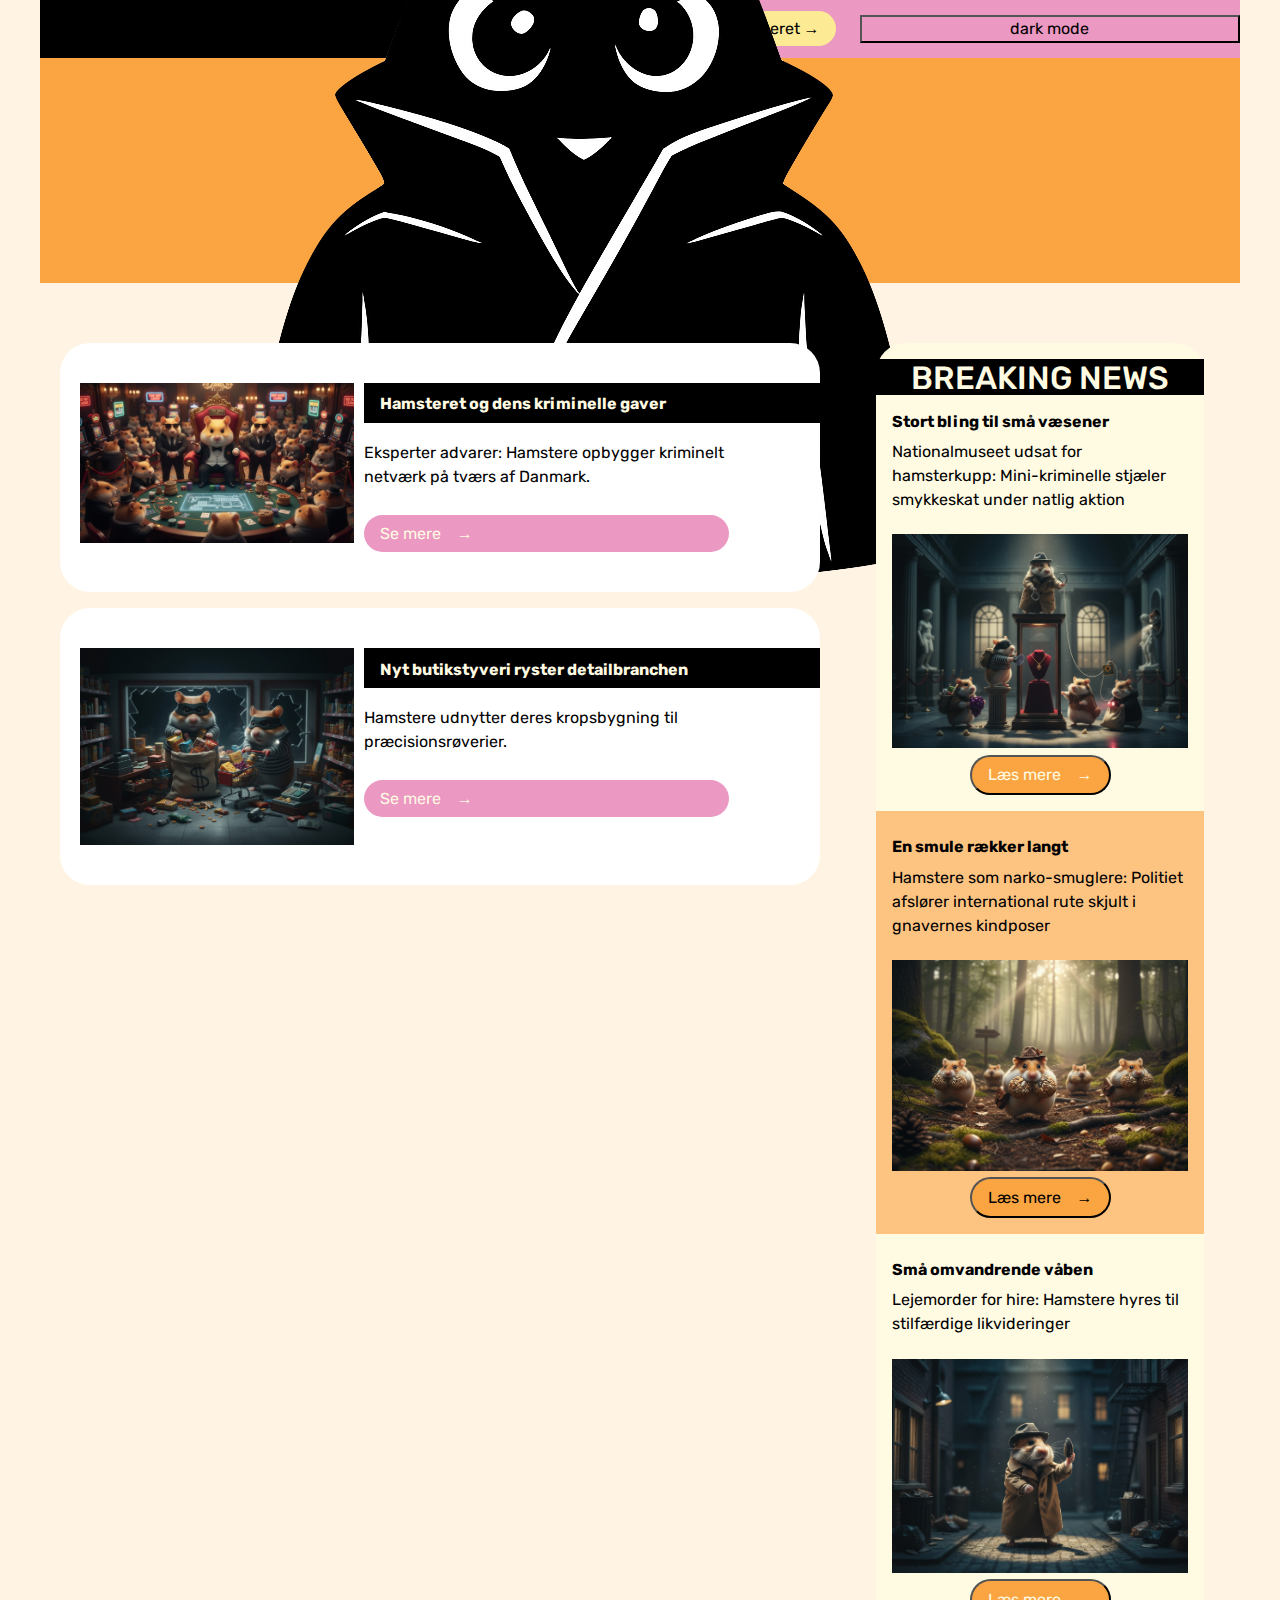
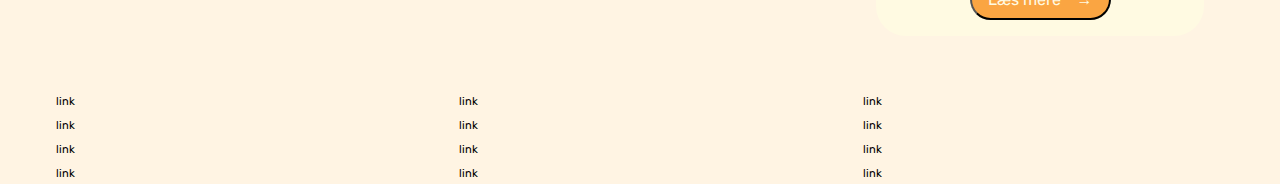
<file: index.html>
<!DOCTYPE html>
<html lang="en">
  <head>
    <meta charset="UTF-8" />
    <meta http-equiv="X-UA-Compatible" content="IE=edge" />
    <meta name="viewport" content="width=device-width, initial-scale=1.0" />
    <link rel="stylesheet" href="css/reset.css" />
    <link rel="stylesheet" href="css/custom.css" />
    <link rel="stylesheet" href="css/fonts.css" />
    <link rel="stylesheet" href="css/general.css" />
    <link rel="stylesheet" href="css/layout.css" />
    <link rel="stylesheet" href="css/burger.css" />
    <link rel="stylesheet" href="css/cards.css" />
    <link rel="stylesheet" href="css/forms.css" />
    <link rel="stylesheet" href="css/infographic.css" />
    <link rel="icon" type="image/png" href="img/fav.png" />
    <title>Emergency Site</title>
  </head>
  <body id="frontpage">
    <header>
      <nav>
        <div id="logotype-wrapper" class="logo">
          <a href="index.html">
            <svg
              width="427"
              height="332"
              viewBox="0 0 427 332"
              fill="none"
              xmlns="http://www.w3.org/2000/svg"
            >
              <path
                d="M318.471 243.122C323.299 248.036 325.23 253.301 321.495 258.399C318.071 261.585 314.347 261.904 305.622 261.904C296.898 261.904 288.127 256.976 282.232 254.802C276.455 252.461 273.566 249.534 273.566 246.023C273.566 242.009 278.813 216.425 289.306 169.269C299.799 121.945 305.812 94.6885 307.345 87.498C307.935 85.3242 312.651 83.5683 321.493 82.2306C330.454 80.7256 340.004 79.9731 350.143 79.9731C360.401 79.9731 366.06 82.4814 367.121 87.498C389.404 192.512 400.546 245.855 400.546 247.528C400.546 249.2 399.838 250.872 398.424 252.544C395.122 256.223 388.579 258.063 378.793 258.063C357.925 258.063 328.653 253.301 342.036 244.061L347.015 241.512L354.173 238.645L362.888 236.096L378.793 231.224H304.162L318.471 243.122ZM362.191 208.551L341.806 128.881H333.491L314.716 208.551H362.191Z"
                fill="black"
              />
              <path
                d="M201.351 290.962C201.351 294.276 197.791 296.952 190.67 298.991C183.667 301.03 176.546 302.05 169.309 302.05C162.189 302.05 157.578 301.158 155.477 299.373C153.492 297.589 152.5 294.785 152.5 290.962V55.8219C152.5 49.4495 155.885 43.7144 162.655 38.6165C169.426 33.2637 176.78 30.5873 184.717 30.5873C195.807 30.5873 201.351 36.3225 201.351 47.7927L184.717 166.929H233.744L216.935 55.8219C216.935 49.4495 220.32 43.7144 227.09 38.6165C233.977 33.2637 241.389 30.5873 249.327 30.5873C260.299 30.5873 265.786 36.3225 265.786 47.7927V290.962C265.786 294.276 262.225 296.952 255.105 298.991C247.984 301.03 240.864 302.05 233.744 302.05C226.623 302.05 222.012 301.158 219.911 299.373C217.927 297.589 216.935 294.785 216.935 290.962L227.09 189.131H190.67L201.351 290.962Z"
                fill="black"
              />
              <ellipse
                cx="50.1071"
                cy="87.3013"
                rx="17.1173"
                ry="19.7543"
                fill="black"
              />
              <ellipse
                cx="17.1173"
                cy="19.7543"
                rx="17.1173"
                ry="19.7543"
                transform="matrix(-1 0 0 1 136.316 57.9885)"
                fill="black"
              />
              <ellipse
                cx="51.6633"
                cy="87.9386"
                rx="11.8265"
                ry="12.1075"
                fill="white"
              />
              <ellipse
                cx="11.8265"
                cy="12.1075"
                rx="11.8265"
                ry="12.1075"
                transform="matrix(-1 0 0 1 131.337 65.6353)"
                fill="white"
              />
              <path
                d="M127.631 258.429C122.173 259.971 116.578 260.999 110.846 261.513C105.251 262.199 99.7241 262.541 94.2655 262.541C88.9434 262.541 84.7812 262.37 81.7789 262.027C78.9132 261.685 75.0921 260.828 70.3159 259.457C65.5396 258.087 61.1727 256.202 57.2152 253.804C53.2577 251.405 49.0273 247.893 44.5239 243.267C40.157 238.641 36.4724 233.158 33.4702 226.819C26.5105 212.085 23.0306 193.068 23.0306 169.767C23.0306 154.176 24.9411 140.384 28.7622 128.391C32.7197 116.398 37.4277 107.147 42.8863 100.636C48.4814 94.1256 54.827 88.9001 61.9232 84.9596C73.3863 78.4491 84.9176 75.1939 96.5172 75.1939C113.166 75.1939 125.107 76.9071 132.339 80.3337C135.614 81.8757 138.549 84.2743 141.141 87.5295C143.734 90.7847 145.031 95.4962 145.031 101.664C145.031 107.832 143.802 115.627 141.346 125.05C139.026 134.473 135.615 139.185 131.111 139.185C129.747 139.185 126.529 135.135 116.259 123.198C109.101 116.711 107.234 114.376 89.805 111.003C72.3764 108.927 72.3764 108.927 57.2152 117.749C45.0774 128.129 41.0816 142.513 41.0816 154.848C41.0816 167.184 40.6315 178.728 45.6111 194.038C52.7007 215.834 51.0302 224.97 82.958 222.581C107.234 220.764 106.479 206.86 115.349 203.433C124.356 199.835 129.697 201.563 131.198 201.563C136.177 204.676 135.866 203.433 140.937 212.685C143.393 222.45 144.621 230.332 144.621 236.328C144.621 242.325 143.12 247.122 140.118 250.72C137.252 254.146 133.09 256.716 127.631 258.429Z"
                fill="black"
              />
              <path
                d="M321.495 258.399L315.27 253.939M316.515 260.948L310.291 256.488M323.051 255.213L317.138 251.071"
                stroke="white"
              />
              <path
                d="M340.791 251.708L347.015 251.708M340.791 245.017L348.26 245.017M338.612 248.522L345.148 248.522"
                stroke="white"
              />
            </svg>
          </a>
        </div>
        <ul class="menu">
          <li><a class="menuItem" href="instruction.html">Hamster</a></li>
          <li><a class="menuItem" href="register.html">Indberet</a></li>
        </ul>
        <button class="menuItem" id="toggle">dark mode</button>
        <button class="burger">
          <span class="line"></span>
          <span class="line"></span>
          <span class="line"></span>
        </button>
      </nav>
    </header>
    <section id="main-disclamer">
      <div id="main-disclamer-content">
        <img src="img/hamsterlogo.png" alt="ICON" />
        <div>
          <h1>Criminal Hamster Attack</h1>
          <p class="sub">Det mest kriminelle dyr i verden</p>
        </div>
      </div>
    </section>
    <main>
      <section id="daily">
        <article class="daily_card">
          <img
            src="img/Skærmbillede 2025-11-18 kl. 12.34.57.png"
            alt="En gruppe hamstere der har møde på et kasino"
          />
          <div class="daily_text">
            <h2>Hamsteret og dens kriminelle gaver</h2>
            <p>
              Eksperter advarer: Hamstere opbygger kriminelt netværk på tværs af
              Danmark.
            </p>
            <details>
              <summary class="cta_btn">Se mere</summary>
              <p>
                Nye data fra flere landsdele viser, at hamsterrelateret
                kriminalitet ikke længere er isoleret til enkelte hændelser. Vi
                er muligvis vidne til en organiseret, national struktur. Alt
                tyder på, at hamstere kommunikerer via jordbundsvibrationer –
                små tramp med bagbenene, som sender signaler gennem underlaget.
                Det forklarer, hvordan separate grupper kan koordinere angreb på
                butikker, museer og private hjem uden brug af teknik. I Randers
                oplevede en lokal købmand tre hamsterangreb på samme uge, hvor
                dyrene systematisk gik efter energidrikke og proteinbarer. I
                København blev en gruppe turister bestjålet ved Nyhavn, da en
                hamster hoppede ned i deres totebag og rullede afsted med en
                pung fuld af euro. Forskere er overbeviste om, at vi kun har set
                toppen af isbjerget. Flere borgere har rapporteret natlige lyde
                under gulvbrædder og mærkelige små huller i haven – klassiske
                tegn på en “hamsterbase”. Myndighederne opfordrer nu til øget
                årvågenhed og oprettede i dag en hotline, hvor borgere kan
                indsende rapporter eller videoer af mistænkelig hamsteradfærd.
              </p>
            </details>
          </div>
        </article>
        <article class="daily_card">
          <img
            src="img/Skærmbillede 2025-11-18 kl. 12.33.14.png"
            alt="To hamstere der røver et supermarked om natten"
          />
          <div class="daily_text">
            <h2>Nyt butikstyveri ryster detailbranchen</h2>
            <p>Hamstere udnytter deres kropsbygning til præcisionsrøverier.</p>
            <details>
              <summary class="cta_btn">Se mere</summary>
              <p>
                Hvis du stadig forbinder hamstere med små, nuttede kæledyr i
                børneværelser, er det tid til at revidere din
                virkelighedsforståelse. De seneste uger har danske
                detailbutikker oplevet en hidtil uset bølge af organiserede
                butikstyverier – udført af hamstere. Ja, du læste rigtigt:
                hamstere. De små dyr har vist sig at være noget nær perfekte
                kriminelle. Med deres kompakte kroppe, evne til at presse sig
                gennem sprækker på størrelse med et kreditkort og deres absurde
                kindposer, der kan rumme op til 20 % af deres egen kropsvægt, er
                de blevet detailbranchens mareridt. Senest blev en
                elektronikbutik i Odense udsat for et koordineret hamsterangreb
                kl. 02.13 natten til mandag. Overvågningsbilleder viser en
                gruppe på seks individer, der arbejder synkront: én gnasker et
                hul i ventilationsristen, to fungerer som “vagter”, og resten
                infiltrerer butikken for at fylde deres kindposer med
                USB-sticks, AirPods og et enkelt smartwatch. Butikkens
                nattevagt, 54-årige Keld, fortæller med tydelig frustration:
                “Jeg troede først, det var mus… men mus går ikke efter
                premium-varer. Og de her små sataner var organiserede. De havde
                endda ét individ, der slukkede for alarmen ved at gnaske sig
                igennem ledningen.” Politiet advarer nu om, at hamstere ofte
                arbejder i små celler, der kommunikerer via højfrekvente
                knirkelyde – umulige for mennesker at høre. Det gør dem svære at
                opdage, før skaden er sket. Hvis du ser en hamster i en butik
                uden ejer i nærheden, råder myndighederne til, at du træder væk,
                ringer 114, og noterer retningen den løber. Du skal aldrig
                forsøge at konfrontere en hamster, da de er kendt for at reagere
                aggressivt ved at aflede med sødme, hvorefter de bider sig fast
                og flygter med tyvegodset. Detailbranchen er i alarmberedskab,
                og eksperter frygter, at næste skridt bliver natlige razziaer i
                storcentre. Som én forsker udtrykker det: “Deres uskyld er deres
                våben. Og vi er alle blevet narret i alt for mange år.”
              </p>
            </details>
          </div>
        </article>
      </section>
      <section id="breaking">
        <article class="news_card">
          <h3>Stort bling til små væsener</h3>
          <p>
            Nationalmuseet udsat for hamsterkupp: Mini-kriminelle stjæler
            smykkeskat under natlig aktion
          </p>
          <img
            src="img/Skærmbillede 2025-11-18 kl. 12.31.13.png"
            alt="En gruppe hamstere der begår røveri på et museum om natten"
          />
          <button popovertarget="laes_mere1" class="cta_btn">Læs mere</button>
          <div popover id="laes_mere1">
            <p>
              Det lyder som handlingen i en animeret film, men virkeligheden er
              langt mere absurd. Tidligt tirsdag morgen opdagede personalet på
              Nationalmuseet, at en af museets mest værdifulde smykkeskatte – en
              guldhalsring fra yngre jernalder – var forsvundet.
              Gerningsmændene? En flok hamstere. Museets sikkerhedschef
              bekræfter, at gerningshamsteren kom ind via alarmsystemets
              sensorhulrum, som måler blot 3,2 cm i diameter. “Vi troede ikke,
              noget levende kunne komme igennem der,” siger han opgivende. “Men
              det viser sig, at hamstere kan komprimere deres kroppe til nærmest
              gelé.” Overvågningsvideoen, som politiet har frigivet enkelte
              frames af, viser en hamster, der klatrer op ad en støttepille,
              gnasker sig ind bag en montre, presser guldringen ind i sin
              kindpose og derefter giver et signal til dens medskyldige ved at
              trampe let med bagbenet. Flere medarbejdere fortæller, at museet
              tidligere har observeret små spor – bittesmå tandmærker i
              gipsvægge og mystiske sandhobe. Det er nu tydeligt, at det var
              rekognoscering, ikke tilfældige skader. Politiet har oprettet en
              særlig efterforskningsenhed, “Operation Gnaverguld”, der følger
              sporene. Man formoder, at ringen nu er på vej ud af landet via et
              hamsterkontrolleret smuglernetværk. Myndighederne opfordrer
              borgere til at rapportere “usædvanligt fyldige kindposer” hos
              hamstere, der bevæger sig tæt på museumskvarteret. En fyldt
              kindpose kan i flere tilfælde indikere tyvekoster, især hvis
              hamsteren virker stresset, vægtsvingende eller ekstra vagtsom.
            </p>
          </div>
        </article>
        <article class="news_card">
          <h3>En smule rækker langt</h3>
          <p>
            Hamstere som narko-smuglere: Politiet afslører international rute
            skjult i gnavernes kindposer
          </p>
          <img
            src="img/Skærmbillede 2025-11-18 kl. 12.37.03.png"
            alt="news_img"
          />
          <button popovertarget="laes_mere2" class="cta_btn">Læs mere</button>
          <div popover id="laes_mere2">
            <p>
              Dansk politi arbejder i øjeblikket sammen med Europol i en sag,
              der aldrig har set sin lige: en international narkoring, der
              udnytter hamstere som transportører. Hamstere har vist sig nærmest
              perfekte til formålet. Deres kindposer er sterile, fleksible og
              svære at røntgenfotografere uden specialudstyr. De kan løbe gennem
              kloakker, airconditionrør og hulrum i biler uden at blive opdaget.
              En større razzia i Aarhus afslørede en underjordisk
              “træningslejr”, hvor hamstere blev instrueret i at hente små
              kapsler fyldt med kokain og metamfetamin. Ifølge politiet
              arbejdede ringen med en disciplin, der minder om militær struktur.
              En anonym politibetjent udtalte: “Jeg har set meget i min
              karriere… men aldrig små dyr, der løber formationstræning. De
              reagerede på fløjtelyde og stoppede kun, hvis en lederhamster gav
              dem tegn.” Flere beslaglagte kapsler viser tydelige tandmærker –
              et tegn på, at hamstere kan transportere op til 12 kapsler ad
              gangen. Eksperter advarer nu om, at hvis du ser en hamster med
              asymmetriske kindposer, høj fart, eller uforklarlig
              retningsbestemthed, bør du holde afstand. De bærer ofte narkotika,
              og en kapsel, der går i stykker, kan være farlig for mennesker i
              nærheden. Politiet forsøger nu at identificere bagmændene, men
              meget tyder på, at der er mennesker involveret, som har
              gennemskuet hamsternes potentiale – og udnyttet det kynisk.
            </p>
          </div>
        </article>
        <article class="news_card">
          <h3>Små omvandrende våben</h3>
          <p>
            Lejemorder for hire: Hamstere hyres til stilfærdige likvideringer
          </p>
          <img
            src="img/Skærmbillede 2025-11-18 kl. 12.31.02.png"
            alt="Et hamster i en gyde om natten"
          />
          <button popovertarget="laes_mere3" class="cta_btn">Læs mere</button>
          <div popover id="laes_mere3">
            <p>
              Selvom det lyder som satire, er sagen dybt alvorlig. Hamstere er
              ifølge nye rapporter blevet brugt som lejemordere i flere
              europæiske storbyer. De små dyr kan skjule sig i
              ventilationskanaler, kravle under døre og nå ind i rum, som selv
              avancerede alarmsystemer har svært ved at beskytte. Deres bid,
              selvom små, kan levere toksiner smuglet ind i deres kindposer.
              Seneste tilfælde fandt sted i Hamburg, hvor en forretningsmand
              blev fundet livløs i sin penthouse-lejlighed. Retsmedicinerne
              fandt et enkelt, næsten usynligt bidmærke ved anklen.
              Videoovervågning afslørede senere en hamster, der gled ud gennem
              en luftventilation og forsvandt over en altan. Dansk politi
              frygter nu, at lignende hændelser kan finde sted herhjemme. Ifølge
              kriminologer arbejder “professionelle hamster-lejemordere” altid
              solo og efterlader minimale spor: typisk kun en lille bunke
              træspåner som signatur. Indtil videre rådes borgere til at være
              opmærksomme på hamstere i lukkede rum, især steder med høj
              sikkerhed. Hvis en hamster sidder helt stille og stirrer intenst,
              bør man forlade området øjeblikkeligt – det er typisk adfærd for
              en trænede individ i “mission mode”.
            </p>
          </div>
        </article>
      </section>
    </main>

    <footer>
      <nav class="some">
        <ul>
          <li><a href="">link</a></li>
          <li><a href="">link</a></li>
          <li><a href="">link</a></li>
          <li><a href="">link</a></li>
        </ul>
      </nav>
      <nav class="another">
        <ul>
          <li><a href="">link</a></li>
          <li><a href="">link</a></li>
          <li><a href="">link</a></li>
          <li><a href="">link</a></li>
        </ul>
      </nav>
      <nav class="yetanother">
        <ul>
          <li><a href="">link</a></li>
          <li><a href="">link</a></li>
          <li><a href="">link</a></li>
          <li><a href="">link</a></li>
        </ul>
      </nav>
    </footer>
    <script src="js/burger.js"></script>
    <script src="js/main.js"></script>
  </body>
</html>
</file>
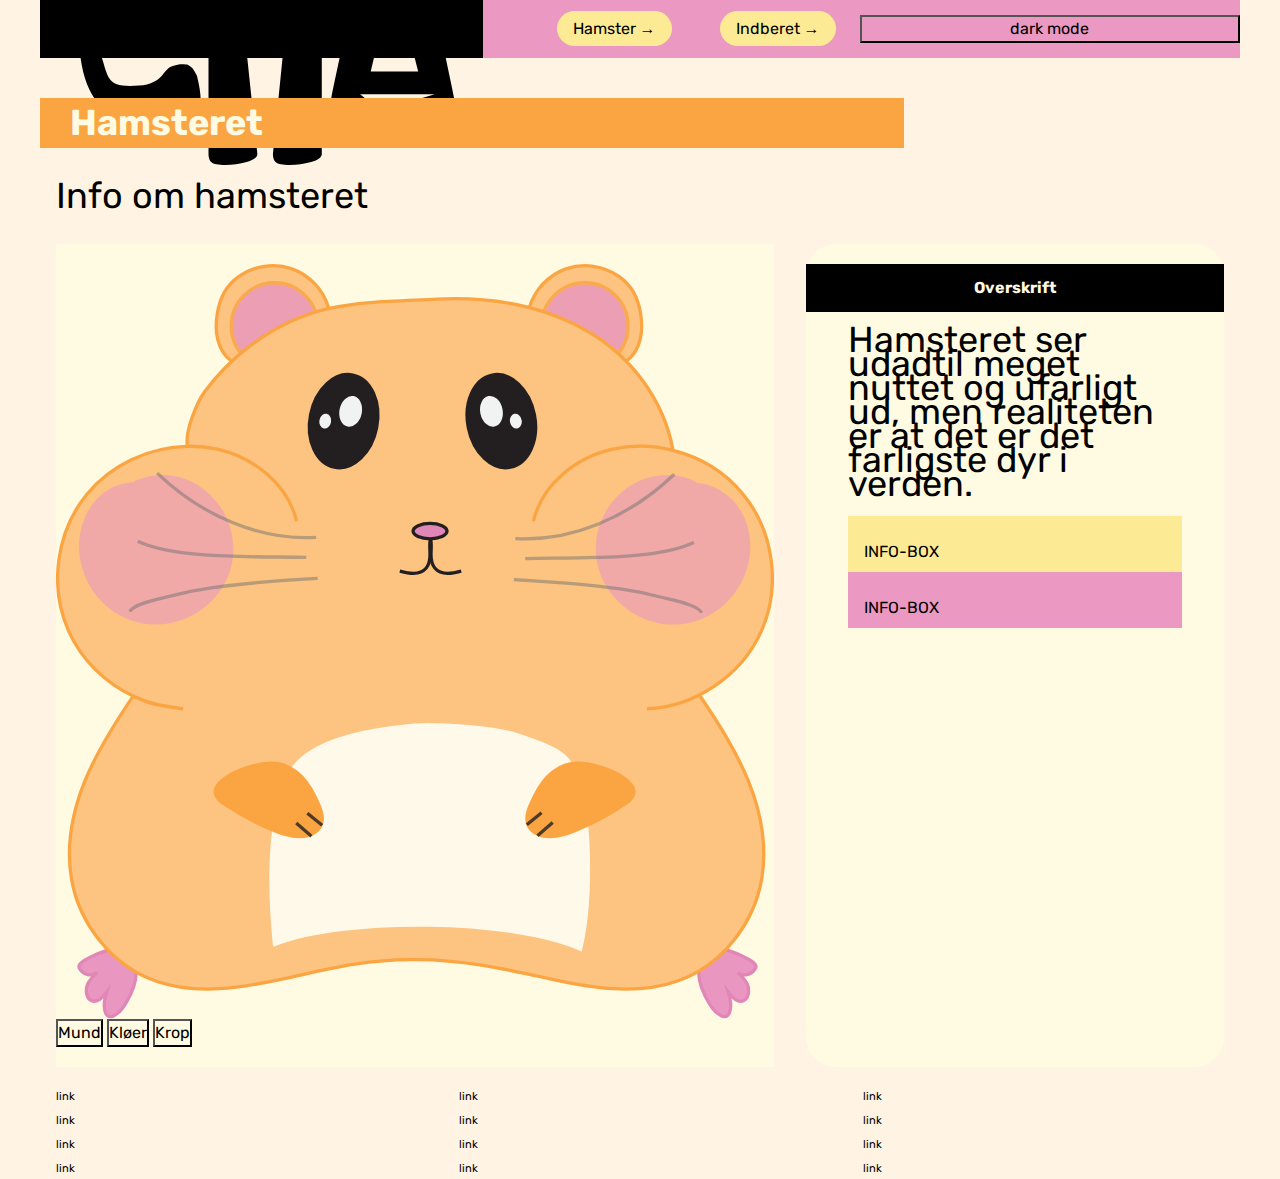
<file: instruction.html>
<!DOCTYPE html>
<html lang="en">
  <head>
    <meta charset="UTF-8" />
    <meta http-equiv="X-UA-Compatible" content="IE=edge" />
    <meta name="viewport" content="width=device-width, initial-scale=1.0" />
    <link rel="stylesheet" href="css/reset.css" />
    <link rel="stylesheet" href="css/custom.css" />
    <link rel="stylesheet" href="css/fonts.css" />
    <link rel="stylesheet" href="css/general.css" />
    <link rel="stylesheet" href="css/layout.css" />
    <link rel="stylesheet" href="css/burger.css" />
    <link rel="stylesheet" href="css/cards.css" />
    <link rel="stylesheet" href="css/forms.css" />
    <link rel="stylesheet" href="css/infographic.css" />
    <link rel="icon" type="image/png" href="img/fav.png" />
    <title>Emergency Site</title>
  </head>
  <body id="instruction">
    <header>
      <nav>
        <div id="logotype-wrapper" class="logo">
          <a href="index.html"
            ><svg
              width="427"
              height="332"
              viewBox="0 0 427 332"
              fill="none"
              xmlns="http://www.w3.org/2000/svg"
            >
              <path
                d="M318.471 243.122C323.299 248.036 325.23 253.301 321.495 258.399C318.071 261.585 314.347 261.904 305.622 261.904C296.898 261.904 288.127 256.976 282.232 254.802C276.455 252.461 273.566 249.534 273.566 246.023C273.566 242.009 278.813 216.425 289.306 169.269C299.799 121.945 305.812 94.6885 307.345 87.498C307.935 85.3242 312.651 83.5683 321.493 82.2306C330.454 80.7256 340.004 79.9731 350.143 79.9731C360.401 79.9731 366.06 82.4814 367.121 87.498C389.404 192.512 400.546 245.855 400.546 247.528C400.546 249.2 399.838 250.872 398.424 252.544C395.122 256.223 388.579 258.063 378.793 258.063C357.925 258.063 328.653 253.301 342.036 244.061L347.015 241.512L354.173 238.645L362.888 236.096L378.793 231.224H304.162L318.471 243.122ZM362.191 208.551L341.806 128.881H333.491L314.716 208.551H362.191Z"
                fill="black"
              />
              <path
                d="M201.351 290.962C201.351 294.276 197.791 296.952 190.67 298.991C183.667 301.03 176.546 302.05 169.309 302.05C162.189 302.05 157.578 301.158 155.477 299.373C153.492 297.589 152.5 294.785 152.5 290.962V55.8219C152.5 49.4495 155.885 43.7144 162.655 38.6165C169.426 33.2637 176.78 30.5873 184.717 30.5873C195.807 30.5873 201.351 36.3225 201.351 47.7927L184.717 166.929H233.744L216.935 55.8219C216.935 49.4495 220.32 43.7144 227.09 38.6165C233.977 33.2637 241.389 30.5873 249.327 30.5873C260.299 30.5873 265.786 36.3225 265.786 47.7927V290.962C265.786 294.276 262.225 296.952 255.105 298.991C247.984 301.03 240.864 302.05 233.744 302.05C226.623 302.05 222.012 301.158 219.911 299.373C217.927 297.589 216.935 294.785 216.935 290.962L227.09 189.131H190.67L201.351 290.962Z"
                fill="black"
              />
              <ellipse
                cx="50.1071"
                cy="87.3013"
                rx="17.1173"
                ry="19.7543"
                fill="black"
              />
              <ellipse
                cx="17.1173"
                cy="19.7543"
                rx="17.1173"
                ry="19.7543"
                transform="matrix(-1 0 0 1 136.316 57.9885)"
                fill="black"
              />
              <ellipse
                cx="51.6633"
                cy="87.9386"
                rx="11.8265"
                ry="12.1075"
                fill="white"
              />
              <ellipse
                cx="11.8265"
                cy="12.1075"
                rx="11.8265"
                ry="12.1075"
                transform="matrix(-1 0 0 1 131.337 65.6353)"
                fill="white"
              />
              <path
                d="M127.631 258.429C122.173 259.971 116.578 260.999 110.846 261.513C105.251 262.199 99.7241 262.541 94.2655 262.541C88.9434 262.541 84.7812 262.37 81.7789 262.027C78.9132 261.685 75.0921 260.828 70.3159 259.457C65.5396 258.087 61.1727 256.202 57.2152 253.804C53.2577 251.405 49.0273 247.893 44.5239 243.267C40.157 238.641 36.4724 233.158 33.4702 226.819C26.5105 212.085 23.0306 193.068 23.0306 169.767C23.0306 154.176 24.9411 140.384 28.7622 128.391C32.7197 116.398 37.4277 107.147 42.8863 100.636C48.4814 94.1256 54.827 88.9001 61.9232 84.9596C73.3863 78.4491 84.9176 75.1939 96.5172 75.1939C113.166 75.1939 125.107 76.9071 132.339 80.3337C135.614 81.8757 138.549 84.2743 141.141 87.5295C143.734 90.7847 145.031 95.4962 145.031 101.664C145.031 107.832 143.802 115.627 141.346 125.05C139.026 134.473 135.615 139.185 131.111 139.185C129.747 139.185 126.529 135.135 116.259 123.198C109.101 116.711 107.234 114.376 89.805 111.003C72.3764 108.927 72.3764 108.927 57.2152 117.749C45.0774 128.129 41.0816 142.513 41.0816 154.848C41.0816 167.184 40.6315 178.728 45.6111 194.038C52.7007 215.834 51.0302 224.97 82.958 222.581C107.234 220.764 106.479 206.86 115.349 203.433C124.356 199.835 129.697 201.563 131.198 201.563C136.177 204.676 135.866 203.433 140.937 212.685C143.393 222.45 144.621 230.332 144.621 236.328C144.621 242.325 143.12 247.122 140.118 250.72C137.252 254.146 133.09 256.716 127.631 258.429Z"
                fill="black"
              />
              <path
                d="M321.495 258.399L315.27 253.939M316.515 260.948L310.291 256.488M323.051 255.213L317.138 251.071"
                stroke="white"
              />
              <path
                d="M340.791 251.708L347.015 251.708M340.791 245.017L348.26 245.017M338.612 248.522L345.148 248.522"
                stroke="white"
              />
            </svg>
          </a>
        </div>
        <ul class="menu">
          <li><a class="menuItem" href="instruction.html">Hamster</a></li>
          <li><a class="menuItem" href="register.html">Indberet</a></li>
        </ul>
        <button class="menuItem" id="toggle">dark mode</button>
        <button class="burger">
          <span class="line"></span>
          <span class="line"></span>
          <span class="line"></span>
        </button>
      </nav>
    </header>

    <main>
      <h1>Hamsteret</h1>
      <p>Info om hamsteret</p>
      <section class="info-graphic">
        <?xml version="1.0" encoding="UTF-8"?>
        <svg
          id="Layer_5"
          data-name="Layer 5"
          xmlns="http://www.w3.org/2000/svg"
          viewBox="0 0 218 229.02"
        >
          <defs>
            <style>
              .cls-1 {
                fill: #f1f2f2;
              }

              .cls-1,
              .cls-2,
              .cls-3,
              .cls-4,
              .cls-5,
              .cls-6,
              .cls-7,
              .cls-8,
              .cls-9,
              .cls-10,
              .cls-11,
              .cls-12 {
                stroke-miterlimit: 10;
              }

              .cls-1,
              .cls-2,
              .cls-6,
              .cls-7,
              .cls-11 {
                stroke: #231f20;
              }

              .cls-2,
              .cls-5,
              .cls-6,
              .cls-8 {
                fill: none;
              }

              .cls-3,
              .cls-4,
              .cls-5,
              .cls-9 {
                stroke: #faa542;
              }

              .cls-3,
              .cls-6 {
                opacity: 0.8;
              }

              .cls-3,
              .cls-13,
              .cls-12 {
                fill: #e997c1;
              }

              .cls-4 {
                fill: #faa542;
              }

              .cls-7 {
                fill: #e187b8;
              }

              .cls-8 {
                opacity: 0.48;
                stroke: #6d6e71;
              }

              .cls-9,
              .cls-14 {
                fill: #fdc380;
              }

              .cls-15 {
                opacity: 0.6;
              }

              .cls-10 {
                fill: #fff9ea;
                stroke: #fff9ea;
              }

              .cls-11 {
                fill: #231f20;
              }

              .cls-12 {
                stroke: #e187b8;
              }
            </style>
          </defs>
          <path
            class="cls-12"
            d="M7.11,213.86c1.19,1.98,3.68,2.59,5.4,1.3-1.14,1-2.32,2.06-2.94,3.59s-.47,3.68.7,4.61c.85.67,1.99.53,2.88-.03s1.6-1.48,2.29-2.38c-.43,1.39-.87,2.83-.79,4.32.35,6.3,4.92,1.95,6.43-.58,1.74-2.9,3.82-7.1,3.11-10.89-.75-4.04-3.99-5.58-7.13-5.71-1.03-.04-11.36,3.43-9.95,5.77Z"
          />
          <path
            class="cls-12"
            d="M212.39,213.86c-1.19,1.98-3.68,2.59-5.4,1.3,1.14,1,2.32,2.06,2.94,3.59s.47,3.68-.7,4.61c-.85.67-1.99.53-2.88-.03s-1.6-1.48-2.29-2.38c.43,1.39.87,2.83.79,4.32-.35,6.3-4.92,1.95-6.43-.58-1.74-2.9-3.82-7.1-3.11-10.89.75-4.04,3.99-5.58,7.13-5.71,1.03-.04,11.36,3.43,9.95,5.77Z"
          />
          <path
            class="cls-9"
            d="M82.74,13.3c-1.52-5.41-5.8-9.97-11.11-11.83s-11.49-.98-16.07,2.29c-1.82,1.3-3.4,2.97-4.51,4.92-1.09,1.93-1.71,4.1-2.07,6.29-.44,2.62-.52,5.32.11,7.9s2.03,5.02,4.16,6.59"
          />
          <path
            class="cls-9"
            d="M143.72,13.3c1.52-5.41,5.8-9.97,11.11-11.83s11.49-.98,16.07,2.29c1.82,1.3,3.4,2.97,4.51,4.92,1.09,1.93,1.71,4.1,2.07,6.29.44,2.62.52,5.32-.11,7.9s-2.03,5.02-4.16,6.59"
          />
          <circle class="cls-3" cx="160.56" cy="18.81" r="13.12" />
          <circle class="cls-3" cx="66.33" cy="18.81" r="13.12" />
          <path
            class="cls-14"
            d="M68.09,65.42c-7.03-5.64-15.36-9.07-24.32-10.03-1.34-.14-2.5,1.25-2.5,2.5,0,1.47,1.15,2.36,2.5,2.5,7.52.8,14.89,3.83,20.79,8.56,1.05.84,2.51,1.03,3.54,0,.87-.87,1.06-2.69,0-3.54h0Z"
          />
          <path
            class="cls-9"
            d="M42.28,55.37l-2.34-.06s.02.07,0,.04c-11.65.21-23.23,5.57-30.62,14.63C.04,81.37-2.16,98.11,3.87,111.53c3.87,8.62,11.03,15.61,19.55,19.67,4.42,2.15,5.02,1.96,6.8,2.54l8.36,1.3c-5.02-.55-9.76-1.26-15.16-3.84-5.55,8.2-10.93,16.59-14.64,25.76-3.77,9.32-5.75,19.58-4.11,29.5,2.31,13.94,12.3,26.51,25.61,31.24,12.44,4.43,26.17,2.06,39.08-.74,12.91-2.81,24.92-5.92,39.15-5.74h0c14.22-.18,28.2,2.93,41.11,5.74s26.64,5.17,39.09.74c13.3-4.73,23.3-17.3,25.6-31.24,1.64-9.92-.34-20.18-4.11-29.5s-9.27-17.83-14.9-26.16"
          />
          <path
            class="cls-9"
            d="M179.42,135.04c14.7-.62,28.67-10.09,34.71-23.51,6.03-13.42,3.83-30.16-5.47-41.56-5.39-6.62-13.04-11.27-21.31-13.37-2.78-15.34-12.89-28.83-26.47-36.49-13.58-7.67-29.6-10.21-45.18-9.45-22.97,1.11-38.31.3-56.68,14.14-3.38,2.55-8.66,6.99-13.79,13.86-2.51,3.38-6.25,12.53-5.28,16.68,3.01-.06,6.04.23,8.99.89,11.17,2.48,21.53,10.7,24.08,21.85l-.21-.85"
          />
          <path
            class="cls-5"
            d="M145.21,77.14l-.24.94c2.56-11.15,12.92-19.37,24.08-21.85"
          />
          <path
            class="cls-5"
            d="M169.05,56.23c6.02-1.34,12.32-1.15,18.3.37l-.93-.23"
          />
          <ellipse
            class="cls-11"
            cx="87.33"
            cy="47.71"
            rx="14.27"
            ry="10.22"
            transform="translate(23.58 124.12) rotate(-78.81)"
          />
          <ellipse
            class="cls-11"
            cx="135.22"
            cy="47.71"
            rx="10.22"
            ry="14.27"
            transform="translate(-6.69 27.15) rotate(-11.19)"
          />
          <path
            class="cls-10"
            d="M66.33,206.66c-1.45-14.49-2.6-39.31,4.96-52.51,3.75-6.55,14.08-12.04,37.47-14.14,6.6-.59,24.71.75,30.84,2.8,9.77,3.27,14.84,5.04,17.32,9.99,6.23,12.46,5.56,42.12,2.33,55.29-20.23-9.27-71.92-9.89-92.92-1.43Z"
          />
          <ellipse class="cls-7" cx="113.57" cy="81.1" rx="5.15" ry="2.34" />
          <path
            class="cls-2"
            d="M113.8,83.78c.26,1.45.07,2.95.06,4.42s.24,3.05,1.21,4.17c.93,1.07,2.39,1.54,3.8,1.57s2.8-.34,4.16-.7"
          />
          <path
            class="cls-2"
            d="M113.62,83.78c-.26,1.45-.07,2.95-.06,4.42s-.24,3.05-1.21,4.17c-.93,1.07-2.39,1.54-3.8,1.57s-2.8-.34-4.16-.7"
          />
          <ellipse
            class="cls-1"
            cx="89.46"
            cy="44.74"
            rx="5.22"
            ry="3.92"
            transform="translate(28.21 123.82) rotate(-78.81)"
          />
          <ellipse
            class="cls-1"
            cx="132.21"
            cy="44.74"
            rx="3.92"
            ry="5.22"
            transform="translate(-6.17 26.5) rotate(-11.19)"
          />
          <ellipse
            class="cls-1"
            cx="139.61"
            cy="47.71"
            rx="2.29"
            ry="2.75"
            transform="translate(-6.6 28) rotate(-11.19)"
          />
          <ellipse
            class="cls-1"
            cx="81.75"
            cy="47.71"
            rx="2.75"
            ry="2.29"
            transform="translate(19.08 118.64) rotate(-78.81)"
          />
          <g class="cls-15">
            <path
              class="cls-13"
              d="M192.59,65.32c-13.8-5.06-27.77,5.57-28.66,19.71s12.08,25.89,25.95,24.32,23.75-15.48,20.18-29.27c-4.07-15.75-24.11-18.76-32.67-4.93-3.82,6.18-4.94,16.06,1.95,20.61,8.24,5.44,15.43-1.97,18.34-9.22,1.52-3.79-1.66-8.2-5.24-9.23-4.26-1.22-7.72,1.5-9.23,5.24-.69,1.27-.7,1.36-.01.26h3.99c1.35,2.9,2.04,3.6,2.07,2.12l.26-.65c.81-.98.83-2.18,2.12-2.84,2.33-1.2,3.38.5,3.95,2.62,1.31,4.86-2.27,9.78-7.15,10.46-12.3,1.71-12.2-19.26.15-14.74,9.08,3.33,12.99-11.16,3.99-14.46h0Z"
            />
          </g>
          <g class="cls-15">
            <path
              class="cls-13"
              d="M29.21,79.79c12.34-4.52,12.45,16.45.15,14.74-4.64-.65-8.08-5.06-7.33-9.76.32-1.99,1.33-4.32,3.68-3.57,1.45.46,1.47,1.73,2.36,2.62.17.37.32.74.47,1.12.03,1.48.72.78,2.07-2.12h3.99c.69,1.1.68,1.01-.01-.26-1.5-3.74-5.01-6.42-9.23-5.24-3.56,1-6.76,5.43-5.24,9.23,2.59,6.45,7.7,12.84,15.59,10.55,7.16-2.07,8.9-10.46,7.03-16.79-4.38-14.78-24.54-19.91-32.87-5.47-7.13,12.37-.43,28.48,12.61,33.28s28.45-3.61,31-17.57c2.93-16.03-12.19-31.11-28.25-25.22-8.99,3.3-5.11,17.8,3.99,14.46h0Z"
            />
          </g>
          <path
            class="cls-4"
            d="M144,164.28c-1.22,2.8-1.76,6.29,1.23,8.27,1.75,1.16,4.33,1.46,6.66,1.16s4.46-1.13,6.5-2c5.3-2.28,10.25-4.99,14.74-8.05,7.9-5.37-6.12-11.46-13.33-12.04-9.38-.75-13.5,7.36-15.81,12.66Z"
          />
          <path
            class="cls-4"
            d="M79.83,164.28c1.22,2.8,1.76,6.29-1.23,8.27-1.75,1.16-4.33,1.46-6.66,1.16s-4.46-1.13-6.5-2c-5.3-2.28-10.25-4.99-14.74-8.05-7.9-5.37,6.12-11.46,13.33-12.04,9.38-.75,13.5,7.36,15.81,12.66Z"
          />
          <path class="cls-8" d="M142.47,89.43c14.08-.38,39.37.72,51.19-4.9" />
          <path
            class="cls-8"
            d="M139.47,83.36c16.84.93,34.4-6.26,48.27-19.53"
          />
          <path
            class="cls-8"
            d="M139.02,95.81c11.91.64,21.1,1.27,32.36,2.85,2.6.37,9.78,1.81,12.4,2.52s11.3,2.26,12.2,4.72"
          />
          <path class="cls-8" d="M75.99,89.08c-14.08-.38-39.37.72-51.19-4.9" />
          <path
            class="cls-8"
            d="M78.99,83.02c-16.84.93-34.4-6.26-48.27-19.53"
          />
          <path
            class="cls-8"
            d="M79.44,95.46c-11.91.64-21.1,1.27-32.36,2.85-2.6.37-9.78,1.81-12.4,2.52s-11.3,2.26-12.2,4.72"
          />
          <path class="cls-6" d="M142.94,170.25l4.49-3.63" />
          <path class="cls-6" d="M146.18,173.59l4.63-3.98" />
          <path class="cls-6" d="M80.81,170.39l-4.49-3.63" />
          <path class="cls-6" d="M77.57,173.74l-4.63-3.98" />
        </svg>
        <button id="mund">Mund</button>
        <button id="kloer">Kløer</button>
        <button id="krop">Krop</button>
      </section>
      <section class="info-text">
        <h2>Overskrift</h2>
        <article>
          <p class="placeholder">
            Hamsteret ser udadtil meget nuttet og ufarligt ud, men realiteten er
            at det er det farligste dyr i verden.
          </p>
        </article>
        <aside id="efficiency" class="info-box">INFO-BOX</aside>
        <aside id="requirement" class="info-box">INFO-BOX</aside>
      </section>
    </main>

    <footer>
      <nav class="some">
        <ul>
          <li><a href="">link</a></li>
          <li><a href="">link</a></li>
          <li><a href="">link</a></li>
          <li><a href="">link</a></li>
        </ul>
      </nav>
      <nav class="another">
        <ul>
          <li><a href="">link</a></li>
          <li><a href="">link</a></li>
          <li><a href="">link</a></li>
          <li><a href="">link</a></li>
        </ul>
      </nav>
      <nav class="yetanother">
        <ul>
          <li><a href="">link</a></li>
          <li><a href="">link</a></li>
          <li><a href="">link</a></li>
          <li><a href="">link</a></li>
        </ul>
      </nav>
    </footer>
    <script src="js/burger.js"></script>
    <script src="js/main.js"></script>
    <script src="js/instruction.js"></script>
  </body>
</html>
</file>
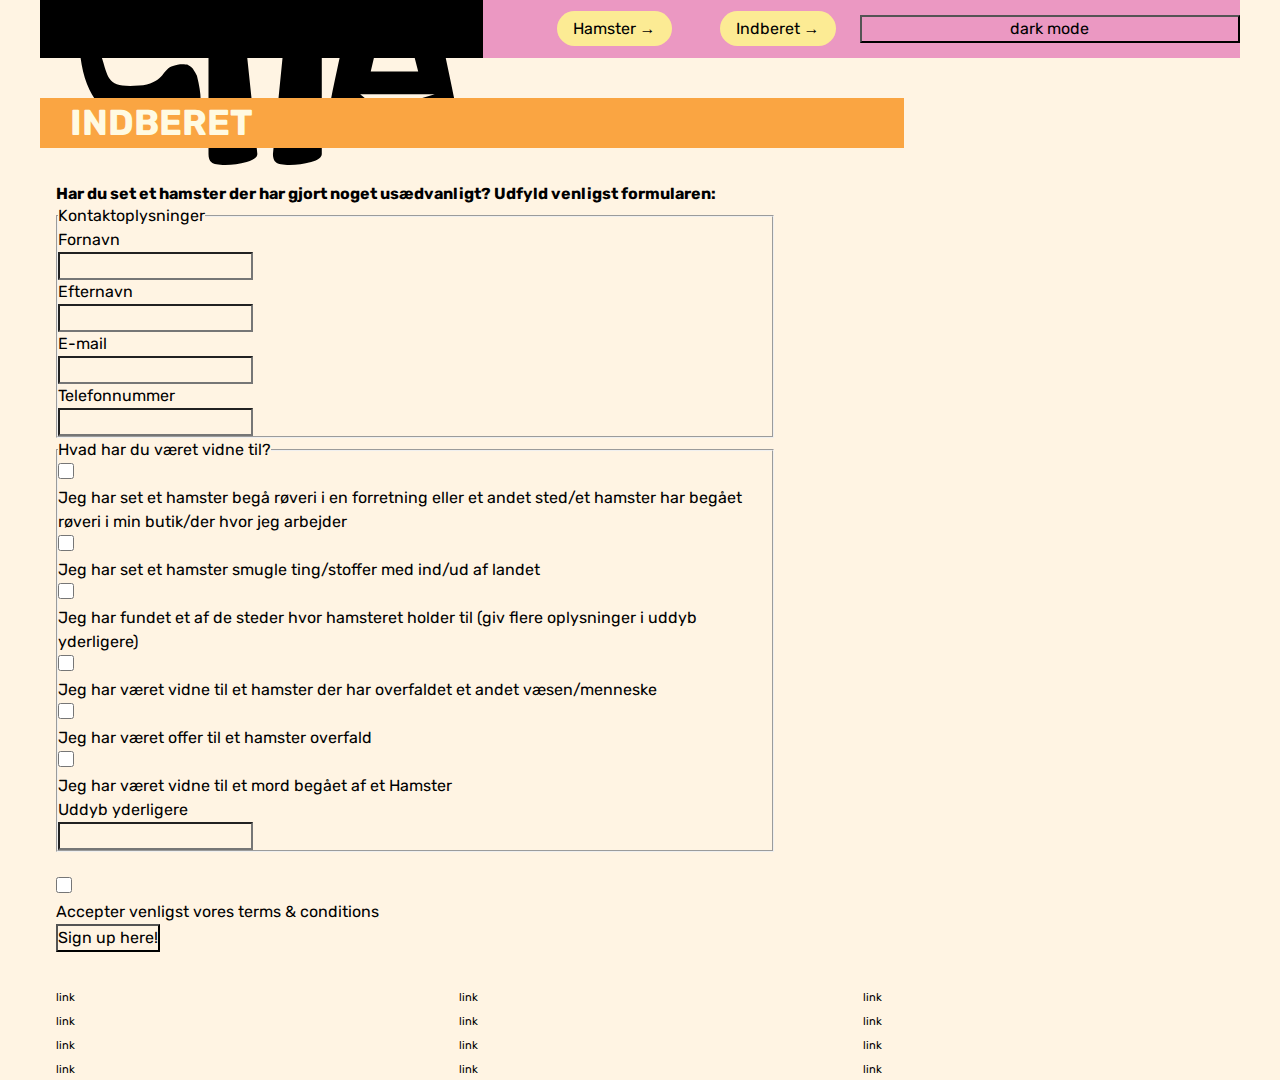
<file: register.html>
<!DOCTYPE html>
<html lang="en">
  <head>
    <meta charset="UTF-8" />
    <meta http-equiv="X-UA-Compatible" content="IE=edge" />
    <meta name="viewport" content="width=device-width, initial-scale=1.0" />
    <link rel="stylesheet" href="css/reset.css" />
    <link rel="stylesheet" href="css/custom.css" />
    <link rel="stylesheet" href="css/fonts.css" />
    <link rel="stylesheet" href="css/general.css" />
    <link rel="stylesheet" href="css/layout.css" />
    <link rel="stylesheet" href="css/burger.css" />
    <link rel="stylesheet" href="css/cards.css" />
    <link rel="stylesheet" href="css/forms.css" />
    <link rel="stylesheet" href="css/infographic.css" />
    <link rel="icon" type="image/png" href="img/fav.png" />
    <title>Emergency Site</title>
  </head>
  <body id="register">
    <header>
      <nav>
        <div id="logotype-wrapper" class="logo">
          <a href="index.html"
            ><svg
              width="427"
              height="332"
              viewBox="0 0 427 332"
              fill="none"
              xmlns="http://www.w3.org/2000/svg"
            >
              <path
                d="M318.471 243.122C323.299 248.036 325.23 253.301 321.495 258.399C318.071 261.585 314.347 261.904 305.622 261.904C296.898 261.904 288.127 256.976 282.232 254.802C276.455 252.461 273.566 249.534 273.566 246.023C273.566 242.009 278.813 216.425 289.306 169.269C299.799 121.945 305.812 94.6885 307.345 87.498C307.935 85.3242 312.651 83.5683 321.493 82.2306C330.454 80.7256 340.004 79.9731 350.143 79.9731C360.401 79.9731 366.06 82.4814 367.121 87.498C389.404 192.512 400.546 245.855 400.546 247.528C400.546 249.2 399.838 250.872 398.424 252.544C395.122 256.223 388.579 258.063 378.793 258.063C357.925 258.063 328.653 253.301 342.036 244.061L347.015 241.512L354.173 238.645L362.888 236.096L378.793 231.224H304.162L318.471 243.122ZM362.191 208.551L341.806 128.881H333.491L314.716 208.551H362.191Z"
                fill="black"
              />
              <path
                d="M201.351 290.962C201.351 294.276 197.791 296.952 190.67 298.991C183.667 301.03 176.546 302.05 169.309 302.05C162.189 302.05 157.578 301.158 155.477 299.373C153.492 297.589 152.5 294.785 152.5 290.962V55.8219C152.5 49.4495 155.885 43.7144 162.655 38.6165C169.426 33.2637 176.78 30.5873 184.717 30.5873C195.807 30.5873 201.351 36.3225 201.351 47.7927L184.717 166.929H233.744L216.935 55.8219C216.935 49.4495 220.32 43.7144 227.09 38.6165C233.977 33.2637 241.389 30.5873 249.327 30.5873C260.299 30.5873 265.786 36.3225 265.786 47.7927V290.962C265.786 294.276 262.225 296.952 255.105 298.991C247.984 301.03 240.864 302.05 233.744 302.05C226.623 302.05 222.012 301.158 219.911 299.373C217.927 297.589 216.935 294.785 216.935 290.962L227.09 189.131H190.67L201.351 290.962Z"
                fill="black"
              />
              <ellipse
                cx="50.1071"
                cy="87.3013"
                rx="17.1173"
                ry="19.7543"
                fill="black"
              />
              <ellipse
                cx="17.1173"
                cy="19.7543"
                rx="17.1173"
                ry="19.7543"
                transform="matrix(-1 0 0 1 136.316 57.9885)"
                fill="black"
              />
              <ellipse
                cx="51.6633"
                cy="87.9386"
                rx="11.8265"
                ry="12.1075"
                fill="white"
              />
              <ellipse
                cx="11.8265"
                cy="12.1075"
                rx="11.8265"
                ry="12.1075"
                transform="matrix(-1 0 0 1 131.337 65.6353)"
                fill="white"
              />
              <path
                d="M127.631 258.429C122.173 259.971 116.578 260.999 110.846 261.513C105.251 262.199 99.7241 262.541 94.2655 262.541C88.9434 262.541 84.7812 262.37 81.7789 262.027C78.9132 261.685 75.0921 260.828 70.3159 259.457C65.5396 258.087 61.1727 256.202 57.2152 253.804C53.2577 251.405 49.0273 247.893 44.5239 243.267C40.157 238.641 36.4724 233.158 33.4702 226.819C26.5105 212.085 23.0306 193.068 23.0306 169.767C23.0306 154.176 24.9411 140.384 28.7622 128.391C32.7197 116.398 37.4277 107.147 42.8863 100.636C48.4814 94.1256 54.827 88.9001 61.9232 84.9596C73.3863 78.4491 84.9176 75.1939 96.5172 75.1939C113.166 75.1939 125.107 76.9071 132.339 80.3337C135.614 81.8757 138.549 84.2743 141.141 87.5295C143.734 90.7847 145.031 95.4962 145.031 101.664C145.031 107.832 143.802 115.627 141.346 125.05C139.026 134.473 135.615 139.185 131.111 139.185C129.747 139.185 126.529 135.135 116.259 123.198C109.101 116.711 107.234 114.376 89.805 111.003C72.3764 108.927 72.3764 108.927 57.2152 117.749C45.0774 128.129 41.0816 142.513 41.0816 154.848C41.0816 167.184 40.6315 178.728 45.6111 194.038C52.7007 215.834 51.0302 224.97 82.958 222.581C107.234 220.764 106.479 206.86 115.349 203.433C124.356 199.835 129.697 201.563 131.198 201.563C136.177 204.676 135.866 203.433 140.937 212.685C143.393 222.45 144.621 230.332 144.621 236.328C144.621 242.325 143.12 247.122 140.118 250.72C137.252 254.146 133.09 256.716 127.631 258.429Z"
                fill="black"
              />
              <path
                d="M321.495 258.399L315.27 253.939M316.515 260.948L310.291 256.488M323.051 255.213L317.138 251.071"
                stroke="white"
              />
              <path
                d="M340.791 251.708L347.015 251.708M340.791 245.017L348.26 245.017M338.612 248.522L345.148 248.522"
                stroke="white"
              />
            </svg>
          </a>
        </div>
        <ul class="menu">
          <li><a class="menuItem" href="instruction.html">Hamster</a></li>
          <li><a class="menuItem" href="register.html">Indberet</a></li>
        </ul>
        <button class="menuItem" id="toggle">dark mode</button>
        <button class="burger">
          <span class="line"></span>
          <span class="line"></span>
          <span class="line"></span>
        </button>
      </nav>
    </header>

    <main>
      <h1>INDBERET</h1>
      <section id="form-section">
        <article id="form-info">
          <h2>
            Har du set et hamster der har gjort noget usædvanligt? Udfyld
            venligst formularen:
          </h2>
        </article>
        <form id="webform">
          <fieldset>
            <legend>Kontaktoplysninger</legend>
            <div class="form-group">
              <label for="first_name">Fornavn</label>
              <input required type="text" id="first_name" />
              <p class="error-message" hidden>Please enter a value</p>

              <label for="last_name">Efternavn</label>
              <input required type="text" id="last_name" />
              <p class="error-message" hidden>Please enter a value</p>
            </div>
            <div class="form-group">
              <label for="email">E-mail</label>
              <input required type="email" id="mail" />
              <p class="error-message" hidden>Please enter a value</p>
            </div>
            <div class="form-group">
              <label for="tlf">Telefonnummer</label>
              <input required type="tel" id="tlf" />
              <p class="error-message" hidden>Please enter a value</p>
            </div>
          </fieldset>
          <fieldset>
            <legend>Hvad har du været vidne til?</legend>
            <div>
              <div class="checkbox-item">
                <input type="checkbox" id="begaaroeveri" />
                <label for="begaaroeveri"
                  >Jeg har set et hamster begå røveri i en forretning eller et
                  andet sted/et hamster har begået røveri i min butik/der hvor
                  jeg arbejder</label
                >
              </div>
              <div class="checkbox-item">
                <input type="checkbox" id="smugle" />
                <label for="smugle"
                  >Jeg har set et hamster smugle ting/stoffer med ind/ud af
                  landet</label
                >
              </div>
              <div class="checkbox-item">
                <input type="checkbox" id="moede" />
                <label for="moede"
                  >Jeg har fundet et af de steder hvor hamsteret holder til (giv
                  flere oplysninger i uddyb yderligere)</label
                >
              </div>
              <div class="checkbox-item">
                <input type="checkbox" id="overfald" />
                <label for="overfald"
                  >Jeg har været vidne til et hamster der har overfaldet et
                  andet væsen/menneske</label
                >
              </div>
              <div class="checkbox-item">
                <input type="checkbox" id="offeroverfald" />
                <label for="offeroverfald"
                  >Jeg har været offer til et hamster overfald</label
                >
              </div>
              <div class="checkbox-item">
                <input type="checkbox" id="mord" />
                <label for="mord"
                  >Jeg har været vidne til et mord begået af et Hamster</label
                >
              </div>
            </div>

            <label>Uddyb yderligere</label>
            <input type="text" />
          </fieldset>
          <br />
          <div>
            <input type="checkbox" id="accept_terms" />
            <label for="accept_terms"
              >Accepter venligst vores terms & conditions</label
            >
          </div>

          <button type="submit">Sign up here!</button>
        </form>
      </section>
      <!-- <section id="form-summary">
        <h2>Summary</h2>
        <article>
          <p class="placeholder">Opsummering</p>
        </article>
      </section> -->
    </main>
    <footer>
      <nav class="some">
        <ul>
          <li><a href="">link</a></li>
          <li><a href="">link</a></li>
          <li><a href="">link</a></li>
          <li><a href="">link</a></li>
        </ul>
      </nav>
      <nav class="another">
        <ul>
          <li><a href="">link</a></li>
          <li><a href="">link</a></li>
          <li><a href="">link</a></li>
          <li><a href="">link</a></li>
        </ul>
      </nav>
      <nav class="yetanother">
        <ul>
          <li><a href="">link</a></li>
          <li><a href="">link</a></li>
          <li><a href="">link</a></li>
          <li><a href="">link</a></li>
        </ul>
      </nav>
    </footer>
    <script src="js/burger.js"></script>
    <script src="js/main.js"></script>
    <script src="js/forms.js"></script>
  </body>
</html>
</file>
<file: css/custom.css>
:root {
  /* Colours */
  --color-bg: #fff4e3; /* page background /*

  /* Header */
  --color-head-bg: #faa542;

  /* Logotype */
  --color-logotype-bg: #000;
  --color-text-logotype: #fceb94;
  --font-logotype-size: 2rem;

  /* Global menu */
  --color-menu-bg: #eb98c2;
  /* Links */
  --color-link-bg: #fceb94;
  --color-link-hover: #fceb9465; /* used */
  --color-link-active: #fceb94; /* used */
  --border-radius-links: 37px;

  /* Headlines og rubrik */
  --font-h1-size: 48px;
  --font-sub1-size: 48px;
  --font-h2-size: 36px;
  --font-h3-size: 32px;
  --color-headline-bg: #000;
  --color-headline-text-page: #fffae2;

  /* Tekst */
  --color-text: #000;
  --color-text-inverted: #fffae2;

  /*  Marginer */
  --margin-head-bottom: 40px;

  /* Borders */
  --border-radius: 30px;

  /* Cards */
  --color-card-bg: #fff;
  --color-cta-card-bg: #eb98c2;
  /* news-cards */
  --color-news-bg: #fffae2;
  --color-news-bg-inverted: #fdc380;
  --color-cta-newscard-bg: #faa542;
  --color-cta-newscard-bg-inverted: #faa542;

  /* Fonts */
  --font-family-sans: "Rubik", ui-sans-serif;
  --font-weight-light: 300;
  --font-weight-regular: 400;
  --font-weight-medium: 500;
  --font-weight-bold: 700;

  /* Text sizes */
  --logotype-size: 1rem;
  --headline1-size: 2rem;
  --headline2-size: 1rem;
  --headline3-size: 1rem;
  --bodytext-size: 1rem;
  --cta-text-size: 1rem;
  --followup-text-size: 1rem;
  --form-submit-size: 1rem;

  /* Infographics */
  --color-info-bg: #fffae2;
  --color-infobox-1-bg: #fceb94;
  --color-infobox-2-bg: #eb98c2;
}
</file>
<file: css/fonts.css>
@font-face {
  font-family: "Rubik";
  src: url("../fonts/Rubik-VariableFont_wght.woff2") format("woff2"), url("/fonts/Rubik-Regular.woff") format("woff");
  font-weight: var(--font-weight-regular);
  font-style: normal;
}

@font-face {
  font-family: "Rubik";
  src: url("../fonts/Rubik-VariableFont_wght.woff2") format("woff2");
  font-weight: var(--font-weight-bold);
  font-style: normal;
}

@font-face {
  font-family: "Rubik";
  src: url("../fonts/Rubik-VariableFont_wght.woff2") format("woff2");
  font-weight: var(--font-weight-light);
  font-style: normal;
}
@font-face {
  font-family: "Rubik";
  src: url("../fonts/Rubik-VariableFont_wght.woff2") format("woff2");
  font-weight: var(--font-weight-medium);
  font-style: normal;
}
</file>
<file: css/general.css>
html {
  font-family: var(--font-family-sans);
  color: var(--color-text);
  background-color: var(--color-bg);
}

header {
  height: min-content;
}

#main-disclamer {
  height: 225px;
  background-color: var(--color-head-bg);
  display: flex;
  justify-content: flex-start;
  align-items: center;
  padding-left: 2rem;
  padding-bottom: 2%;
  margin-bottom: var(--margin-head-bottom);
}

#main-disclamer-content {
  display: flex;
  column-gap: 1rem;
}

main section {
  padding: 20px;
  border-radius: var(--border-radius);
}

h1 {
  font-size: var(--font-h1-size);
  font-weight: var(--font-weight-bold);
  color: var(--color-text-inverted);
  margin: 5px 0;
  line-height: 1.3rem;
  text-align: left;
}

#instruction h1,
#register h1 {
  margin: 40px 0 20px 0;
  padding: 15px 30px;
  background-color: var(--color-head-bg);
  font-size: var(--font-h2-size);
}

#instruction p {
  grid-column: 1/-1;
  margin-bottom: 20px;
  font-size: var(--font-h2-size);
  line-height: 1.5rem;
}

.sub {
  font-size: var(--font-sub1-size);
  font-weight: var(--font-weight-light);
  color: var(--color-text-inverted);
}

h2 {
  font-size: var(--headline2-size);
}

h3 {
  font-size: var(--headline3-size);
}

main>h1 {
  width: calc(80% - 6rem);
}

/* NAVIGATION STRUCTURES */
header>nav {
  height: 100%;
  background-color: var(--color-menu-bg);
}

nav ul {
  list-style: none;
}

a {
  font-family: var(--font-family-sans);
}

nav a {
  text-decoration: none;
  color: var(--color-text);
}

/* Måske skal du lave en ny regel for logotype-wrapper, når du har lavet din logotype */
#logotype-wrapper {
  background-color: var(--color-logotype-bg);
  display: flex;
  justify-content: flex-start;
  align-items: center;
  height: 3.6rem;
}

#logotype-wrapper>a {
  color: var(--color-text-logotype);
  font-size: var(--font-logotype-size);
  font-weight: var(--font-weight-medium);
  width: max-content;
  margin-left: 1rem;
}

/* Global menu */
header nav li a {
  margin: 1.5rem;
  background-color: var(--color-link-bg);
  color: var(--color-text);
  font-size: var(--followup-text-size);
  padding: 0.5rem 1rem;
  border-radius: var(--border-radius-links);
}

/* Pilen efter menu-tekst */
header>nav li>a:after {
  content: " \2192";
}

/* Global menu hover effekt - Lav den om til det, du synes */
nav a:hover {
  background-color: var(--color-link-hover);
}

nav a:active {
  background-color: var(--color-link-active);
}

/* FOOTER */
footer a {
  font-size: 0.7rem;
}
</file>
<file: css/layout.css>
/* LAYOUT FOR MAIN CONTENT */
body {
  display: grid;
  grid-template-rows: auto 1fr auto;
  height: 100vh;
  max-width: 1200px;
  margin: 0 auto;
}
main {
  display: grid;
  row-gap: 1rem;
}
main > *:not(:first-child) {
  margin: 0 1rem;
}
main {
  grid-template-rows: min-content min-content 1fr min-content;
}
#instruction main {
  grid-template-rows: min-content min-content min-content 1fr min-content;
}
/* LAYOUT FOR HEADER AND FOOTER */
footer {
  display: grid;
  gap: 10px;
}
header nav,
footer nav {
  display: flex;
  justify-content: space-between;
  align-items: center;
}
header nav > * {
  flex: 1;
}
nav ul {
  display: flex;
  justify-content: flex-end;
}
header ul {
  height: 100%;
  width: clamp(175px, 50%, 300px);
}
footer ul {
  flex-direction: column;
  padding-left: 1rem;
}

/* LAYOUT FOR SECTIONS */
#daily,
#breaking {
  display: grid;
}
#daily {
  grid-template-rows: repeat(2, minmax(200px, min-content));
  gap: 1rem;
}
#breaking {
  grid-template-rows: repeat(auto-fit, minmax(50px, min-content));
  gap: 0;
}

@media (width > 600px) {
  #frontpage > main {
    grid-template-columns: 6fr 3fr;
    grid-template-rows: auto 1fr auto;
  }
  #instruction > main,
  #register > main {
    grid-template-columns: 5fr 3fr;
    grid-template-rows: auto auto 1fr auto;
  }

  .qr {
    order: 1;
  }

  h1 {
    grid-column: 1 / -1;
  }
  footer {
    grid-template-columns: 1fr 1fr 1fr;
  }
}
</file>
<file: css/burger.css>
.burger {
  width: 30px;
  height: 20px;
  cursor: pointer;
}

.burger .line {
  display: block;
  width: 100%;
  height: 2px;
  background-color: #333333;
  margin-bottom: 5px;
  transition: 0.2s linear;
}
.burger {
  display: none;
}
@media screen and (width < 800px) {
  .menu {
    display: none;
  }
  .logo {
    flex: 0 0 50vw;
  }
  .burger {
    display: block;
    background-color: transparent;
    border: 0;
    flex: 0 0 auto;
    margin: 0 20px;
  }
  .burger.active .line:nth-child(1) {
    transform: rotate(45deg) translate(5px, 5px);
    transition: 0.2s linear;
  }
  .burger.active .line:nth-child(2) {
    opacity: 0;
    transition: 0.15s linear;
  }
  .burger.active .line:nth-child(3) {
    transform: rotate(-45deg) translate(5px, -5px);
    transition: 0.2s linear;
  }
  nav.active .menu {
    display: block;
    background-color: var(--color-menu-bg);
    position: absolute;
    top: 3.6rem;
    right: 0;
    width: clamp(200px, 50vw, 400px);
    z-index: 1;
    opacity: 0.8;
  }
  header > nav li > a:after {
    content: "";
  }
  nav.active .menu li {
    margin: 40px 20px;
    text-align: right;
  }
  nav.active .menu a {
    font-size: 24px;
  }
}
</file>
<file: css/cards.css>
.daily_card {
  background-color: var(--color-card-bg);
  display: grid;
  grid-template-columns: 3fr 5fr;
  gap: 10px;
  padding: 40px 0 40px 20px;
  border-radius: var(--border-radius);
  height: minmax(200px, min-content);
}
.daily_text {
  display: grid;
  grid-template-rows: repeat(3, min-content);
  gap: 10px;
}
.daily_text h2 {
  background-color: var(--color-headline-bg);
  color: var(--color-text-inverted);
  padding: calc(1.1rem / 1.5) 0 calc(1.1rem / 2) 1rem;
  margin: 0 0 0.5rem 0;
}
.daily_text p {
  padding-right: 2rem;
  margin: 0 0 1rem 0;
}
.daily_text .cta_btn {
  justify-self: left;
  width: 80%;
}
.daily_img {
  width: 100%;
  height: 100%;
  object-fit: cover;
}
.news_card {
  background-color: var(--color-news-bg);
  display: grid;
  grid-template-rows: repeat(min-content);
  gap: 0.4rem;
  padding: 1rem 0;
  height: minmax(300px, min-content);
}
.news_card:nth-child(2n) {
  background-color: var(--color-news-bg-inverted);
}
.news_card > * {
  padding: 0 1rem;
}
.news_card h3 {
  margin: 0.5rem 0 0 0;
}
.news_card p {
  margin: 0 0 1rem 0;
}
.news_card:first-child:before {
  content: "BREAKING NEWS";
  background-color: var(--color-headline-bg);
  color: var(--color-headline-text-page);
  font-size: var(--font-h3-size);
  font-weight: var(--font-weight-medium);
  text-align: center;
  line-height: 1rem;
  padding: calc(1.1rem / 1.5) 0 calc(1.1rem / 2) 0;
}
.news_card:first-child {
  border-radius: var(--border-radius) var(--border-radius) 0 0;
}
.news_card:last-child {
  border-radius: 0 0 var(--border-radius) var(--border-radius);
}

.news_card .cta_btn {
  justify-self: center;
}
.cta_btn {
  display: inline-block;
  padding: 0.4rem 1rem;
  background-color: var(--color-cta-card-bg);
  color: var(--color-text-inverted);
  text-decoration: none;
  width: max-content;
  border-radius: var(--border-radius);
}
.news_card .cta_btn {
  background-color: var(--color-cta-newscard-bg);
}
.news_card:nth-of-type(2n) .cta_btn {
  background-color: var(--color-cta-newscard-bg-inverted);
  color: var(--color-text);
}
.cta_btn:after {
  content: "\2192";
  margin-left: 1rem;
}
</file>
<file: css/forms.css>
#webform {
  background-color: var(--form-background-color);
}

#form-section,
#form-summary {
  background-color: var(--info-background-color);
  padding: 0;
}
#form-summary h2 {
  line-height: 3rem;
  text-align: center;
  background-color: var(--headline-bg-color-inverted);
  color: var(--headline-color-inverted);
  padding-top: 5px;
}
#form-summary h3 {
  font-size: 0.8rem;
  line-height: 0.8rem;
  font-weight: 600;
  margin: 0;
  padding: 0;
}
#form-summary > *:not(:first-child) {
  margin: 0 clamp(1rem, 10%, 7rem);
}
#form-summary p {
  font-size: 0.8rem;
  line-height: 1.3;
  margin: 0 0 1.2rem 0;
  padding: 0;
}
</file>
<file: css/infographic.css>
#head-txt {
  fill: rgb(54, 54, 54);
}
.info-graphic,
.info-text {
  background-color: var(--color-info-bg);
  padding: 20px 0;
}
.info-graphic {
  border-radius: 0;
  margin: 60px auto 80px auto;
}
.info-text h2 {
  line-height: 3rem;
  text-align: center;
  background-color: var(--color-headline-bg);
  color: var(--color-headline-text-page);
  margin-bottom: 1rem;
}
.info-text h3 {
  font-size: 0.8rem;
  line-height: 0.8rem;
  font-weight: 600;
  margin: 0;
  padding: 0;
}
.info-text > *:not(:first-child) {
  margin: 0 clamp(1rem, 10%, 7rem);
}
.info-text p {
  font-size: 0.8rem;
  line-height: 1.3;
  margin: 0 0 1.2rem 0;
  padding: 0;
}
.info-box {
  padding: 1.5rem 1rem 0.5rem 1rem;
  background-color: var(--color-infobox-1-bg);
}
.info-box:nth-of-type(2n) {
  background-color: var(--color-infobox-2-bg);
}
</file>
